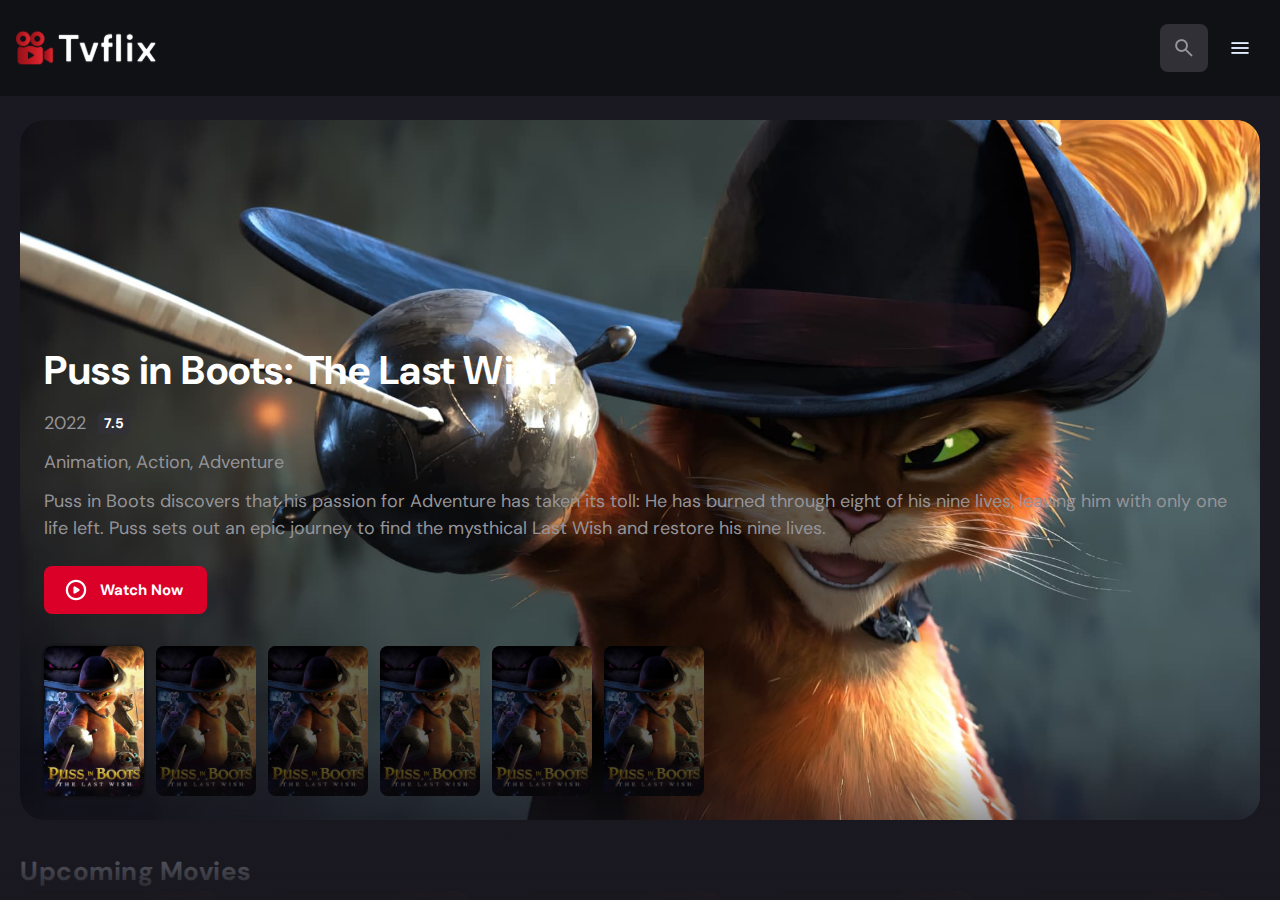
<file: index.html>
<!DOCTYPE html>
<html lang="en">
<head>
    <meta charset="UTF-8">
    <meta http-equiv="X-UA-Compatible" content="IE=edge">
    <meta name="viewport" content="width=device-width, initial-scale=1.0">


    <!-- meta tags -->

    <title>Tvflix</title>
    <meta name="title" content="Tvflix">
    <meta name="description" content="Tvflix is a popular movie app made by Chaher Skander">

    <!-- favicon -->

    <link rel="shortcut icon" href="./favicon.svg" type="image/svg-xml">

    <!-- google font -->
    
    <link rel="preconnect" href="https://fonts.googleapis.com">
    <link rel="preconnect" href="https://fonts.gstatic.com" crossorigin>
    <link href="https://fonts.googleapis.com/css2?family=DM+Sans:wght@400;700&display=swap"
     rel="stylesheet">

     <!-- css links -->

     <link rel="stylesheet" href="./assets/css/style.css">

     <!-- js links -->

     <script src="./assets/js/global.js" defer></script>
     <script src="./assets/js/index.js" type="module"></script>
</head>
<body>

    <!-- Header -->

    <header class="header">

        <a href="./index.html" class="logo">
            <img src="./assets/images/logo.svg" width="140" height="32" alt="Tvflix home">
        </a>

        <div class="search-box" search-box>

            <div class="search-wrapper" search-wrapper>
                <input type="text" name="search" aria-label="search movies" 
                placeholder="Search any movies ..." id=""class="search-field"
                autocomplete="off" search-field>

                <img src="./assets/images/search.png" width="24" height="24" alt="search" class="leading-icon">
            </div>

            <button class="search-btn" search-toggler>

                <img src="./assets/images/close.png" width="24" height="24" alt="close search box">

            </button>
        </div>

        <button class="search-btn" search-toggler menu-close>

            <img src="./assets/images/search.png" width="24" height="24"
            alt="open search box">

        </button>

        <button class="menu-btn" menu-btn menu-toggler>
            <img src="./assets/images/menu.png" width="24" height="24" 
            alt="open menu" class="menu">
            <img src="./assets/images/menu-close.png" width="24" height="24" 
            alt="close menu" class="close">
        </button>
        

    </header>






    <!-- Sidebar -->

    <nav class="sidebar" sidebar>
        </div>
    </nav>
    <div class="overlay" overlay menu-toggler></div>



    <article class="container" page-content>


        <!-- Banner -->

        <section class="banner" aria-label="popular movies">

            
        <div class="banner-slider">

            <div class="slider-item active" slider-item>

                <img src="./assets/images/slider-banner.jpg" 
                alt="Puss in Boots: The Last Wish" class="img-cover" 
                loading="eager">

                <div class="banner-content">

                    <h2 class="heading">
                        Puss in Boots: The Last Wish
                    </h2>

                    <div class="meta-list">
                        <div class="meta-item">2022</div>

                        <div class="meta-item card-badge">7.5</div>
                    </div>

                    <p class="genre">Animation, Action, Adventure</p>

                    <p class="banner-text">
                        Puss in Boots discovers that his passion for Adventure
                        has taken its toll: He has burned through eight of
                        his nine lives, leaving him with only one life left.
                        Puss sets out an epic journey to find the mysthical
                        Last Wish and restore his nine lives.
                    </p>

                    <a href="./detail.html" class="btn">
                        <img src="./assets/images/play_circle.png" width="24" 
                        height="24" aria-hidden="true" alt="play circle">

                        <span class="span">Watch Now</span>
                    </a>

                </div>
            </div>

            <div class="slider-item" slider-item>

                <img src="./assets/images/slider-banner.jpg" 
                alt="Puss in Boots: The Last Wish" class="img-cover" 
                loading="eager">

                <div class="banner-content">

                    <h2 class="heading">
                        Puss in Boots: The Last Wish
                    </h2>

                    <div class="meta-list">
                        <div class="meta-item">2022</div>

                        <div class="meta-item card-badge">7.5</div>
                    </div>

                    <p class="genre">Animation, Action, Adventure</p>

                    <p class="banner-text">
                        Puss in Boots discovers that his passion for Adventure
                        has taken its toll: He has burned through eight of
                        his nine lives, leaving him with only one life left.
                        Puss sets out an epic journey to find the mysthical
                        Last Wish and restore his nine lives.
                    </p>

                    <a href="./detail.html" class="btn">
                        <img src="./assets/images/play_circle.png" width="24" 
                        height="24" aria-hidden="true" alt="play circle">

                        <span class="span">Watch Now</span>
                    </a>

                </div>
            </div>

            <div class="slider-item" slider-item>

                <img src="./assets/images/slider-banner.jpg" 
                alt="Puss in Boots: The Last Wish" class="img-cover" 
                loading="eager">

                <div class="banner-content">

                    <h2 class="heading">
                        Puss in Boots: The Last Wish
                    </h2>

                    <div class="meta-list">
                        <div class="meta-item">2022</div>

                        <div class="meta-item card-badge">7.5</div>
                    </div>

                    <p class="genre">Animation, Action, Adventure</p>

                    <p class="banner-text">
                        Puss in Boots discovers that his passion for Adventure
                        has taken its toll: He has burned through eight of
                        his nine lives, leaving him with only one life left.
                        Puss sets out an epic journey to find the mysthical
                        Last Wish and restore his nine lives.
                    </p>

                    <a href="./detail.html" class="btn">
                        <img src="./assets/images/play_circle.png" width="24" 
                        height="24" aria-hidden="true" alt="play circle">

                        <span class="span">Watch Now</span>
                    </a>

                </div>
            </div>

            <div class="slider-item" slider-item>

                <img src="./assets/images/slider-banner.jpg" 
                alt="Puss in Boots: The Last Wish" class="img-cover" 
                loading="eager">

                <div class="banner-content">

                    <h2 class="heading">
                        Puss in Boots: The Last Wish
                    </h2>

                    <div class="meta-list">
                        <div class="meta-item">2022</div>

                        <div class="meta-item card-badge">7.5</div>
                    </div>

                    <p class="genre">Animation, Action, Adventure</p>

                    <p class="banner-text">
                        Puss in Boots discovers that his passion for Adventure
                        has taken its toll: He has burned through eight of
                        his nine lives, leaving him with only one life left.
                        Puss sets out an epic journey to find the mysthical
                        Last Wish and restore his nine lives.
                    </p>

                    <a href="./detail.html" class="btn">
                        <img src="./assets/images/play_circle.png" width="24" 
                        height="24" aria-hidden="true" alt="play circle">

                        <span class="span">Watch Now</span>
                    </a>

                </div>
            </div>

            <div class="slider-item" slider-item>

                <img src="./assets/images/slider-banner.jpg" 
                alt="Puss in Boots: The Last Wish" class="img-cover" 
                loading="eager">

                <div class="banner-content">

                    <h2 class="heading">
                        Puss in Boots: The Last Wish
                    </h2>

                    <div class="meta-list">
                        <div class="meta-item">2022</div>

                        <div class="meta-item card-badge">7.5</div>
                    </div>

                    <p class="genre">Animation, Action, Adventure</p>

                    <p class="banner-text">
                        Puss in Boots discovers that his passion for Adventure
                        has taken its toll: He has burned through eight of
                        his nine lives, leaving him with only one life left.
                        Puss sets out an epic journey to find the mysthical
                        Last Wish and restore his nine lives.
                    </p>

                    <a href="./detail.html" class="btn">
                        <img src="./assets/images/play_circle.png" width="24" 
                        height="24" aria-hidden="true" alt="play circle">

                        <span class="span">Watch Now</span>
                    </a>

                </div>
            </div>

            <div class="slider-item" slider-item>

                <img src="./assets/images/slider-banner.jpg" 
                alt="Puss in Boots: The Last Wish" class="img-cover" 
                loading="eager">

                <div class="banner-content">

                    <h2 class="heading">
                        Puss in Boots: The Last Wish
                    </h2>

                    <div class="meta-list">
                        <div class="meta-item">2022</div>

                        <div class="meta-item card-badge">7.5</div>
                    </div>

                    <p class="genre">Animation, Action, Adventure</p>

                    <p class="banner-text">
                        Puss in Boots discovers that his passion for Adventure
                        has taken its toll: He has burned through eight of
                        his nine lives, leaving him with only one life left.
                        Puss sets out an epic journey to find the mysthical
                        Last Wish and restore his nine lives.
                    </p>

                    <a href="./detail.html" class="btn">
                        <img src="./assets/images/play_circle.png" width="24" 
                        height="24" aria-hidden="true" alt="play circle">

                        <span class="span">Watch Now</span>
                    </a>

                </div>
            </div>
        </div>

        <div class="slider-control">
            <div class="control-inner">

                <button class="poster-box slider-item active">
                    <img src="./assets/images/slider-control.jpg" alt="slide
                    to Puss in Boots: The Last Wish" loading="lazy" 
                    draggable="false" class="img-cover">
                </button>

                <button class="poster-box slider-item">
                    <img src="./assets/images/slider-control.jpg" alt="slide
                    to Puss in Boots: The Last Wish" loading="lazy" 
                    draggable="false" class="img-cover">
                </button>

                <button class="poster-box slider-item">
                    <img src="./assets/images/slider-control.jpg" alt="slide
                    to Puss in Boots: The Last Wish" loading="lazy" 
                    draggable="false" class="img-cover">
                </button>

                <button class="poster-box slider-item">
                    <img src="./assets/images/slider-control.jpg" alt="slide
                    to Puss in Boots: The Last Wish" loading="lazy" 
                    draggable="false" class="img-cover">
                </button>

                <button class="poster-box slider-item">
                    <img src="./assets/images/slider-control.jpg" alt="slide
                    to Puss in Boots: The Last Wish" loading="lazy" 
                    draggable="false" class="img-cover">
                </button>

                <button class="poster-box slider-item">
                    <img src="./assets/images/slider-control.jpg" alt="slide
                    to Puss in Boots: The Last Wish" loading="lazy" 
                    draggable="false" class="img-cover">
                </button>

            </div>
        </div>

        </section>




        <!-- Movie List -->


        <section class="movie-list" aria-label="upcoming movie">

            <div class="title-warpper">
                <h3 class="title-large">Upcoming Movies</h3>
            </div>


            <div class="slider-list">
                <div class="slider-inner">

                    <div class="movie-card">
                        <figure class="poster-box card-banner">
                            <img src="./assets/images/slider-control.jpg" alt="Puss
                            in Boots: The Last Wish" class="img-cover">
                        </figure>

                        <h4 class="title">Puss in Boots: The Last Wish</h4>

                        <div class="meta-list">
                            <div class="meta-item">
                                <img src="./assets/images/star.png" width="20" height="20" 
                                loading="lazy" alt="rating">
                                
                                <span class="span">8.4</span>
                            </div>

                            <div class="card-badge">2022</div>
                        </div>

                        <a href="./detail.html" class="card-btn" title="Puss
                        in Boots: The Last Wish"></a>

                    </div>

                    <div class="movie-card">
                        <figure class="poster-box card-banner">
                            <img src="./assets/images/slider-control.jpg" alt="Puss
                            in Boots: The Last Wish" class="img-cover">
                        </figure>

                        <h4 class="title">Puss in Boots: The Last Wish</h4>

                        <div class="meta-list">
                            <div class="meta-item">
                                <img src="./assets/images/star.png" width="20" height="20" 
                                loading="lazy" alt="rating">
                                
                                <span class="span">8.4</span>
                            </div>

                            <div class="card-badge">2022</div>
                        </div>

                        <a href="./detail.html" class="card-btn" title="Puss
                        in Boots: The Last Wish"></a>

                    </div>

                    <div class="movie-card">
                        <figure class="poster-box card-banner">
                            <img src="./assets/images/slider-control.jpg" alt="Puss
                            in Boots: The Last Wish" class="img-cover">
                        </figure>

                        <h4 class="title">Puss in Boots: The Last Wish</h4>

                        <div class="meta-list">
                            <div class="meta-item">
                                <img src="./assets/images/star.png" width="20" height="20" 
                                loading="lazy" alt="rating">
                                
                                <span class="span">8.4</span>
                            </div>

                            <div class="card-badge">2022</div>
                        </div>

                        <a href="./detail.html" class="card-btn" title="Puss
                        in Boots: The Last Wish"></a>

                    </div>

                    <div class="movie-card">
                        <figure class="poster-box card-banner">
                            <img src="./assets/images/slider-control.jpg" alt="Puss
                            in Boots: The Last Wish" class="img-cover">
                        </figure>

                        <h4 class="title">Puss in Boots: The Last Wish</h4>

                        <div class="meta-list">
                            <div class="meta-item">
                                <img src="./assets/images/star.png" width="20" height="20" 
                                loading="lazy" alt="rating">
                                
                                <span class="span">8.4</span>
                            </div>

                            <div class="card-badge">2022</div>
                        </div>

                        <a href="./detail.html" class="card-btn" title="Puss
                        in Boots: The Last Wish"></a>

                    </div>

                    <div class="movie-card">
                        <figure class="poster-box card-banner">
                            <img src="./assets/images/slider-control.jpg" alt="Puss
                            in Boots: The Last Wish" class="img-cover">
                        </figure>

                        <h4 class="title">Puss in Boots: The Last Wish</h4>

                        <div class="meta-list">
                            <div class="meta-item">
                                <img src="./assets/images/star.png" width="20" height="20" 
                                loading="lazy" alt="rating">
                                
                                <span class="span">8.4</span>
                            </div>

                            <div class="card-badge">2022</div>
                        </div>

                        <a href="./detail.html" class="card-btn" title="Puss
                        in Boots: The Last Wish"></a>

                    </div>

                </div>
            </div>


        </section>

    </article>
    
</body>
</html>
</file>
<file: assets/css/style.css>
/*-----------------------------------*\
  #style.css
\*-----------------------------------*/

/**
 * copyright 2023 codewithsadee
 */





/* custom property */



:root {

  /*colors*/

  --background: hsla(220, 17%, 7%, 1);
  --banner-background: hsla(250, 6%, 20%, 1);
  --white-alpha-20: hsla(0, 0%, 100%, 0.2);
  --on-background: hsla(220, 100%, 95%, 1);
  --on-surface: hsla(250, 100%, 95%, 1);
  --on-surface-variant: hsla(250, 1%, 44%, 1);
  --primary: hsla(349, 100%, 43%, 1);
  --primary-variant: hsla(349, 69%, 51%, 1);
  --rating-color: hsla(44, 100%, 49%, 1);
  --surface: hsla(250, 13%, 11%, 1);
  --text-color: hsla(250, 2%, 59%, 1);
  --white: hsla(0, 0%, 100%, 1);

  /* gradient colors */

  --banner-overlay: 90deg, hsl(220, 17%, 7%) 0%, hsla(220, 17%, 7%, 0.5) 100%;
  --bottom-overlay: 180deg, hsla(250, 13%, 11%, 0), hsla(250, 13%, 11%, 1);

  /* typography */

  /* font-family */

  --ff-dm-sans: 'DM Sans', sans-serif;

  /* font-size */

  --fs-heading: 4rem;
  --fs-title-lg: 2.6rem;
  --fs-title: 2rem;
  --fs-body: 1.8rem;
  --fs-button: 1.5rem;
  --fs-label: 1.4rem;

  /* font-weight */

  --weight-bold: 700;

  /* shadow */

  --shadow-1: 0 1px 4px hsla(0, 0%, 0%, 0.75);
  --shadow-2: 0 2px 4px hsla(350, 100%, 43%, 0.3);

  /* border-radius */

  --radius-4: 4px;
  --radius-8: 8px;
  --radius-16: 16px;
  --radius-24: 24px;
  --radius-36: 36px;

  /* transition */

  --transition-short: 250ms ease;
  --transition-long: 500ms ease;

}





/*-----------------------------------*\
  #RESET
\*-----------------------------------*/


*,
*::before,
*::after {
  margin: 0;
  padding: 0;
  box-sizing: border-box;
}

li {
  list-style: none;
}

a,
img,
span,
iframe,
button { display: block; }

a {
  color: inherit;
  text-decoration: none;
}

img { height: auto; }

input,
button {
  background: none;
  border: none;
  font: inherit;
  color: inherit;
}

input { width: 100%; }

button {
  text-align: left;
  cursor: pointer;
}

html {
  font-family: var(--ff-dm-sans);
  font-size: 10px;
  scroll-behavior: smooth;
}

body {
  background-color: var(--background);
  color: var(--on-background);
  font-size: var(--fs-body);
  line-height: 1.5;
}

:focus-visible { outline-color: var(--primary-variant); }

::-webkit-scrollbar {
  width: 8px;
  height: 8px;
}

::-webkit-scrollbar-thumb {
  background-color: var(--banner-background);
  border-radius: var(--radius-8);
}



/* Repeated property */


.search-wrapper::before,
.load-more::before {
  content: "";
  width: 20px;
  height: 20px;
  border: 3px solid var(--white);
  border-radius: var(--radius-24);
  border-inline-end-color: transparent;
  animation: loading 500ms linear infinite;
  display: none;
}

.searching-wrapper::before {
  position: absolute;
  top: 14px;
  right: 12px;
}

.search-wrapper.searching::before {
  display: block;
}

.load-more {
  background-color: var(--primary-variant);
  margin-inline: auto;
  margin-block: 36px 60px;
}

.load-more:is(:hover, :focus-visible) { 
  --primary-variant: hsla(350, 67%, 39%, 1);
}

.load-more.loading::before {
  display: block;
}


@keyframes loading {
  0% { transform: rotate(0);}
  100% { transform: rotate(1turn);}
}

.heading,
.title-large,
.title {
  font-weight: var(--weight-bold);
  letter-spacing: 0.5px;
}

.title {
  font-size: var(--fs-title);
}

.heading {
  color: var(--white);
  font-size: var(--fs-heading);
  line-height: 1.2;
}

.title-large {
  font-size: var(--fs-title-lg);
}

.img-cover {
  width: 100%;
  height: 100%;
  object-fit: cover;
}

.meta-list {
  display: flex;
  flex-wrap: wrap;
  justify-content: flex-start;
  align-items: center;
  gap: 12px;
}

.meta-item {
  display: flex;
  align-items: center;
  gap: 4px;
}

.btn {
  color: var(--white);
  font-size: var(--fs-button);
  font-weight: var(--weight-bold);
  max-width: max-content;
  display: flex;
  align-items: center;
  gap: 12px;
  padding-block: 12px;
  padding-inline: 20px 24px;
  border-radius: var(--radius-8);
  transition: var(--transition-short);
}

.card-badge {
  background-color: var(--banner-background);
  color: var(--white);
  font-size: var(--fs-label);
  font-weight: var(--weight-bold);
  padding-inline: 6px;
  border-radius: var(--radius-4);
}

.poster-box {
  background-image: url(../images/poster-bg-icon.png);
  aspect-ratio: 2 / 3;
}

.poster-box,
.video-card {
  background-repeat: no-repeat;
  background-size: 50px;
  background-position: center;
  background-color: var(--banner-background);
  border-radius: var(--radius-16);
  overflow: hidden;
}

.title-wrapper {
  margin-block-end: 24px;
}

.slider-list {
  margin-inline: -20px;
  overflow-x: overlay;
  padding-block-end: 16px;
  margin-block-end: -16px;
}

.slider-list::-webkit-scrollbar-thumb {
  background-color: transparent;
}

.slider-list:is(:hover, :focus-within)::-webkit-scroll-thumb {
  background-color: var(--banner-background);
}

.slider-list::-webkit-scrollbar-button { width: 20px; }

.slider-list .slider-inner {
  position: relative;
  display: flex;
  gap: 16px;
}

.slider-list .slider-inner::before,
.slider-list .slider-inner::after {
  content: "";
  min-width: 4px;
}

.seperator {
  width: 4px;
  height: 4px;
  background-color: var(--white-alpha-20);
  border-radius: var(--radius-8);
}

.video-card {
  background-image: url('../images/video-bg-icon.png');
  aspect-ratio: 16 / 9;
  flex-shrink: 0;
  max-width: 500px;
  width: calc(100% - 40px);
}

.container::after,
.search-modal::after {
  content: "";
  position: fixed;
  bottom: 0;
  left: 0;
  width: 100%;
  height: 150px;
  background-image: linear-gradient(var(--bottom-overlay));
  z-index: 1;
  pointer-events: none;
}




/* Header*/



.header {
  position: relative;
  padding-block: 24px;
  padding-inline: 16px;
  display: flex;
  justify-content: space-between;
  align-items: center;
  gap: 8px;
}

.header .logo { margin-inline-end: auto; }

.search-btn,
.menu-btn {
  padding: 12px;
}

.search-btn {
  background-color: var(--banner-background);
  border-radius: var(--radius-8);
}

.search-btn img {
  opacity: 0.5;
  transition: var(--transition-short);
}

.search-btn:is(:hover, :focus-visible) img { opacity: 1;}

.menu-btn.active .menu,
.menu-btn .close {
  display: none;
}

.menu-btn .menu,
.menu-btn.active .close {
  display: block;
}

.search-box {
  position: absolute;
  top: 0;
  left: 0;
  width: 100%;
  height: 100%;
  background-color: var(--background);
  padding: 24px 16px;
  align-items: center;
  gap: 8px;
  z-index: 1;
  display: none;
}

.search-box.active {
  display: flex;
}

.search-wrapper {
  position: relative;
  flex-grow: 1;
}

.search-field {
  background-color: var(--banner-background);
  height: 48px;
  line-height: 48px;
  padding-inline: 44px 16px;
  outline: none;
  border-radius: var(--radius-8);
  transition: var(--transition-short);
}

.search-field::placeholder { color: var(--on-surface-variant);}

.search-field:hover { box-shadow: 0 0 0 2px var(--on-surface-variant);}

.search-field:focus {
  box-shadow: 0 0 0 2px var(--on-surface);
  padding-inline-start: 16px;
}

.search-wrapper .leading-icon {
  position: absolute;
  top: 50%;
  transform: translateY(-50%);
  left: 12px;
  opacity: 0.5;
  transition: var(--transition-short);
}

.search-wrapper:focus-within .leading-icon { opacity: 0 ;}


/* Sidebar */

.sidebar {
  position: absolute;
  background-color: var(--background);
  top: 96px;
  bottom: 0;
  left: -340px;
  max-width: 340px;
  width: 100%;
  border-block-start: 1px solid var(--banner-background);
  overflow-y: overlay;
  z-index: 4;
  visibility: hidden;
  transition: var(--transition-long);
}

.sidebar.active {
  transform: translateX(340px);
  visibility: visible;
}

.sidebar-inner {
  display: grid;
  gap: 20px;
  padding-block: 36px;
}

.sidebar::-webkit-scrollbar-thumb {
  background-color: transparent;
}

.sidebar:is(hover, :focus-within) ::-webkit-scrollbar-thumb {
  background: var(--banner-background);
}

.sidebar::-webkit-scrollbar-button {
  height: 16px;
}

.sidebar-list,
.sidebar-footer {
  padding-inline: 36px;
}

.sidebar-link {
  color: var(--on-surface-var);
  transition: var(--trasition-short);
}

.sidebar-link:is(:hover, :focus-visible) {
  color: var(--on-background);
}

.sidebar-list {
  display: grid;
  gap: 8px;
}

.sidebar-list .title {
  margin-block-end: 8px;
}

.sidebar-footer {
  border-block-start: 1px solid var(--banner-background);
  padding-block-start: 28px;
  margin-block-start: 16px;
}

.copyright {
  color: var(--on-surface-variant);
  margin-block-end: 20px;
}

.copyright a {
  display: inline-block;
}

.overlay {
  position: fixed;
  top: 96px;
  left: 0;
  bottom: 0;
  width: 100%;
  background: var(--background);
  opacity: 0;
  pointer-events: none;
  transition: var(--transition-short);
  z-index: 3;
}

.overlay.active {
  opacity: 0.5;
  pointer-events: all;
}


/* Home */

.container {
  position: relative;
  background-color: var(--surface);
  padding: 24px 20px 48px;
  height: calc(100vh - 96px);
  overflow-y: overlay;
  z-index: 1;
}


/* Banner */

.banner {
  position: relative;
  height: 700px;
  border-radius: var(--radius-24);
  overflow: hidden;
}

.banner-slider .slider-item {
  position: absolute;
  top: 0;
  left: 120%;
  width: 100%;
  height: 100%;
  background-color: var(--banner-background);
  opacity: 0;
  visibility: hidden;
  transition: opacity var(--transition-long);
}

.banner-slider .slide-item::before {
  content: "";
  position: absolute;
  inset: 0;
  background-image: linear-gradient(var(--banner-overlay));
}

.banner-slider .active {
  left: 0;
  opacity: 1;
  visibility: visible;
}

.banner-content {
  position: absolute;
  left: 24px;
  right: 24px;
  bottom: 206px;
  z-index: 1;
  color: var(--text-color);
}

.banner :is(.heading, .banner-text) {
  display: -webkit-box;
  -webkit-box-orient: vertical;
  overflow: hidden;
}

.banner .heading {
  -webkit-line-clamp: 3;
  margin-block-end: 16px;
}

.banner .genre {
  margin-block: 12px;
}

.banner-text {
  -webkit-line-clamp: 2;
  margin-block-end: 24px;
}

.banner .btn {
  background-color: var(--primary);
}

.banner .btn:is(:hover, :focus-visible) { box-shadow: var(--shadow-2);}

.slider-control {
  position: absolute;
  bottom: 20px;
  left: 20px;
  right: 0;
  border-radius: var(--radius-16) 0 0 var(--radius-16);
  user-select: none;
  padding: 4px 0 4px 4px;
  overflow-x: auto;
}

.slider-control::-webkit-scrollbar {
  display: none;
}

.control-inner {
  display: flex;
  gap: 12px;
}

.control-inner::after {
  content: "";
  min-width: 12px;
}

.slider-control .slider-item {
  width: 100px;
  border-radius: var(--radius-8);
  flex-shrink: 0;
  filter: brightness(0.4);
}

.slider-control .active {
  filter: brightness(1);
  box-shadow: var(--shadow-1);
}


 /* Movie list */


.movie-list { padding-block-start: 32px; }

.movie-card {
  position: relative;
  min-width: 200px;
}

.movie-card .card-banner { width: 200px; }

.movie-card .title {
  width: 100%;
  white-space: nowrap;
  text-overflow: ellipsis;
  overflow: hidden;
  margin-block: 8px 4px;
}

.movie-card .meta-list {
  justify-content: space-between;
}

.movie-card .card-btn {
  position: absolute;
  inset: 0;
}



/* Detail Page */


.backdrop-image {
  position: absolute;
  top: 0;
  left: 0;
  width: 100%;
  height: 600px;
  background-repeat: no-repeat;
  background-size: cover;
  background-position: center;
  z-index: -1;
}

.backdrop-image::after {
  content: "";
  position: absolute;
  inset: 0;
  background-image: linear-gradient(-deg, hsla(250, 13%, 11%, 1), 
  hsla(250, 13%, 11%, 0.9));
}

.movie-detail .movie-poster {
  max-width: 300px;
  width: 100%;
}

.movie-detail .heading {
  margin-block: 24px 12px;
}

.movie-detail :is(.meta-list, .genre) {
  color: var(--text-color);
}

.movie-detail .genre {
  margin-block: 12px 16px;
}

.detail-list {
  margin-block: 24px 32px;
}

.movie-detail .list-item {
  display: flex;
  align-items: flex-start;
  gap: 8px;
  margin-block-end: 12px;
}

.movie-detail .list-name {
  color: var(--text-color);
  min-width: 112px;
}





/* Movie List Page */


.genre-list .title-wrapper {
  margin-block-end: 56px;
}

.grid-list {
  display: grid;
  grid-template-columns: repeat(auto-fill, minmax(200px, 1fr));
  column-gap: 16px;
  row-gap: 20px;
}

:is(.genre-list, .search-modal) :is(.movie-card, .card-banner) { width: 100%; }




/* Search Modal */



.search-modal {
  position: fixed;
  top: 96px;
  left: 0;
  bottom: 0;
  width: 100%;
  background-color: var(--surface);
  padding: 50px 24px;
  overflow-y: overlay;
  z-index: 4;
  display: none;
}

.search-modal.active {
  display: block;
}

.search-modal .label {
  color: var(--primary-variant);
  font-weight: var(--weight-bold);
  margin-block-end: 8px;
}





/*-----------------------------------*\
  #MEDIA QUERIES
\*-----------------------------------*/
</file>
